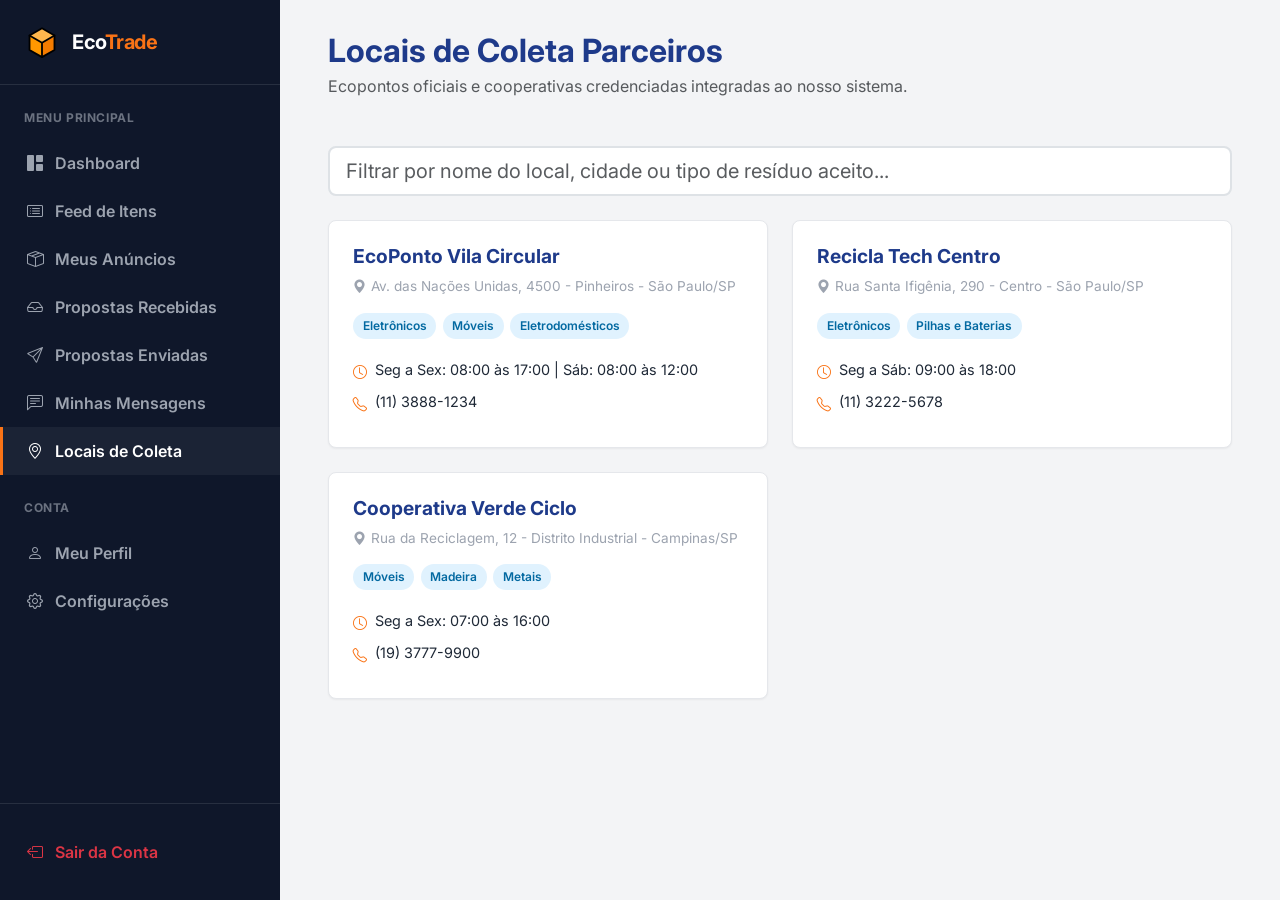
<file: pages/coleta-partners.html>
<!DOCTYPE html>
<html lang="pt-BR">
<head>
    <meta charset="UTF-8">
    <meta name="viewport" content="width=device-width, initial-scale=1.0">
    <title>Locais de Coleta Parceiros - EcoTrade</title>

    <link rel="preconnect" href="https://fonts.googleapis.com">
    <link rel="preconnect" href="https://fonts.gstatic.com" crossorigin>
    <link href="https://fonts.googleapis.com/css2?family=Inter:wght@300;400;600;700&display=swap" rel="stylesheet">

    <link href="https://cdn.jsdelivr.net/npm/bootstrap@5.3.2/dist/css/bootstrap.min.css" rel="stylesheet">
    <link href="https://cdn.jsdelivr.net/npm/bootstrap-icons@1.11.1/font/bootstrap-icons.css" rel="stylesheet">

    <link rel="stylesheet" href="../assets/css/base/variables.css">
    <link rel="stylesheet" href="../assets/css/base/reset.css">
    <link rel="stylesheet" href="../assets/css/components/brand.css">
    <link rel="stylesheet" href="../assets/css/components/notifications.css">
    <link rel="stylesheet" href="../assets/css/pages/dashboard.css">
    <link rel="stylesheet" href="../assets/css/pages/coleta-partners.css">
</head>
<body>

    <div class="dashboard-wrapper">
        
        <aside class="sidebar">
            <a href="../index.html" class="sidebar-brand">
                <img src="../assets/img/box-logo.svg" alt="Logo EcoTrade" width="36" height="36">
                <span class="brand-text-wrapper fs-5">
                    <span class="brand-eco">Eco</span><span class="brand-trade">Trade</span>
                </span>
            </a>

            <nav class="sidebar-nav">
                <div class="sidebar-heading">Menu Principal</div>
                <a href="./dashboard.html" class="sidebar-link">
                    <i class="bi bi-grid-1x2-fill"></i> Dashboard
                </a>
                <a href="./items.html" class="sidebar-link">
                    <i class="bi bi-card-list"></i> Feed de Itens
                </a>
                <a href="./my-ads.html" class="sidebar-link">
                    <i class="bi bi-box-seam"></i> Meus Anúncios
                </a>
                <a href="./proposals-received.html" class="sidebar-link">
                    <i class="bi bi-inbox"></i> Propostas Recebidas
                </a>
                <a href="./proposals-sent.html" class="sidebar-link">
                    <i class="bi bi-send"></i> Propostas Enviadas
                </a>
                <a href="./messages.html" class="sidebar-link">
                    <i class="bi bi-chat-left-text"></i> Minhas Mensagens
                </a>
                <a href="./coleta-partners.html" class="sidebar-link active">
                    <i class="bi bi-geo-alt"></i> Locais de Coleta
                </a>
                
                <div class="sidebar-heading mt-4">Conta</div>
                <a href="./profile.html" class="sidebar-link">
                    <i class="bi bi-person"></i> Meu Perfil
                </a>
                <a href="./settings.html" class="sidebar-link">
                    <i class="bi bi-gear"></i> Configurações
                </a>
            </nav>

            <div class="sidebar-footer">
                <a href="#" id="sidebar-logout" class="sidebar-link px-0 text-danger">
                    <i class="bi bi-box-arrow-left"></i> Sair da Conta
                </a>
            </div>
        </aside>

        <main class="main-content">
            <div class="topbar">
                <div>
                    <h2 class="fw-bold mb-1" style="color: var(--color-primary);">Locais de Coleta Parceiros</h2>
                    <p class="text-muted mb-0">Ecopontos oficiais e cooperativas credenciadas integradas ao nosso sistema.</p>
                </div>
            </div>

            <div class="mb-4">
                <input type="text" id="partner-search-input" class="form-control form-control-lg border-2 shadow-none" placeholder="Filtrar por nome do local, cidade ou tipo de resíduo aceito...">
            </div>

            <div id="partner-grid-container" class="partner-grid"></div>

        </main>
    </div>

    <script src="https://cdn.jsdelivr.net/npm/bootstrap@5.3.2/dist/js/bootstrap.bundle.min.js"></script>
    <script type="module" src="../js/coleta-partners.js"></script>
</body>
</html>
</file>
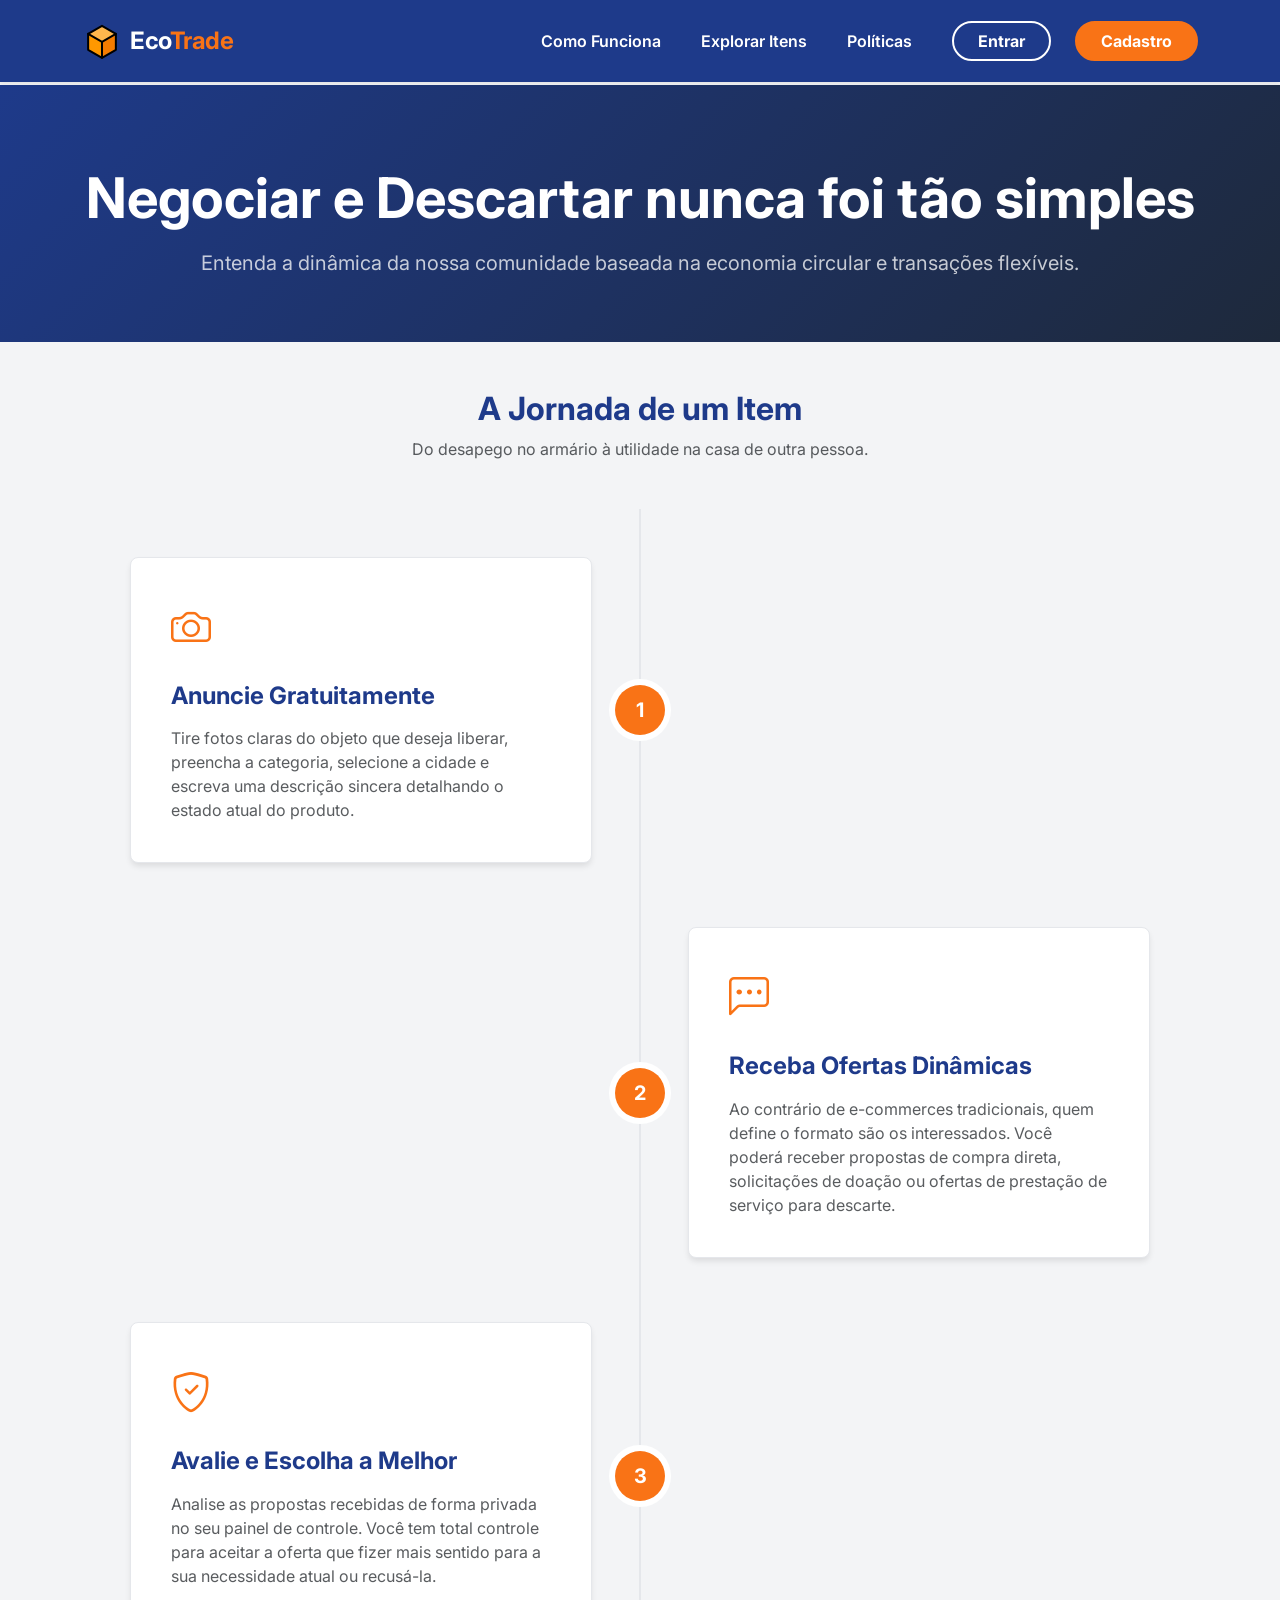
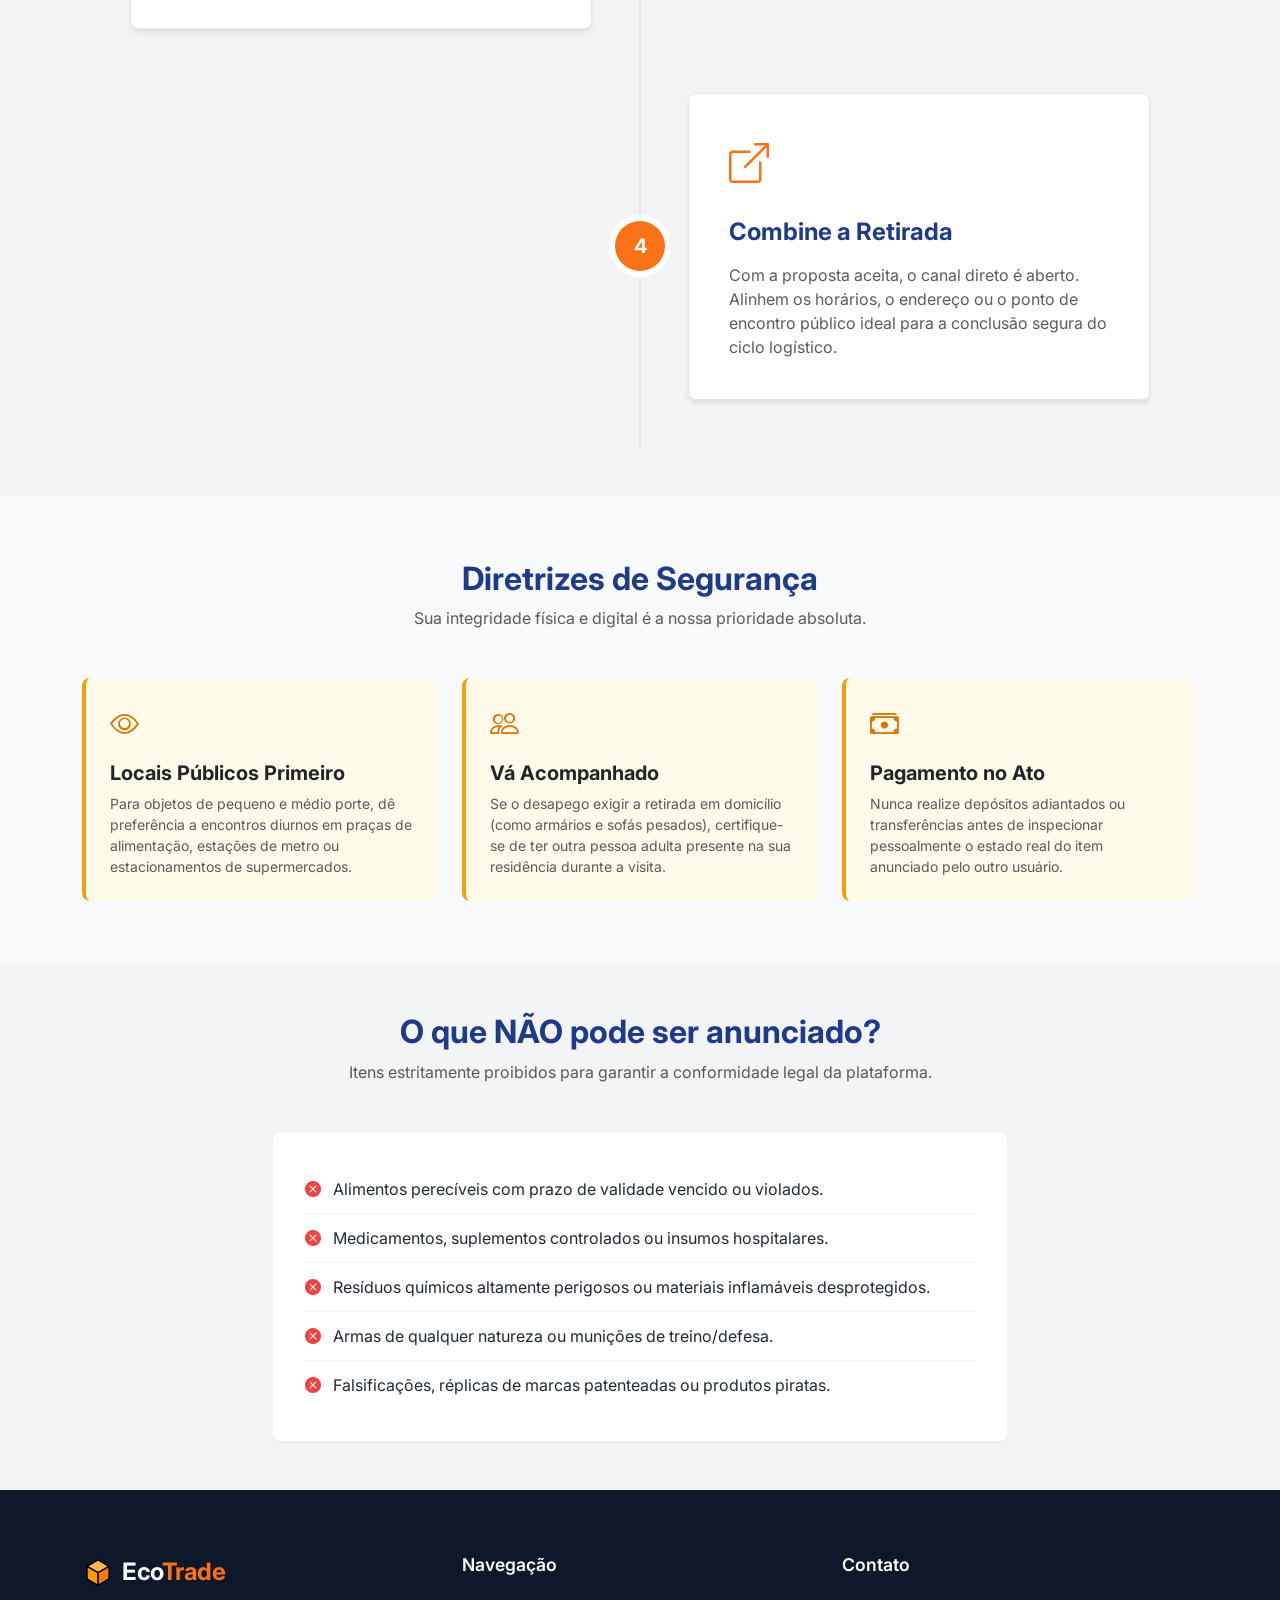
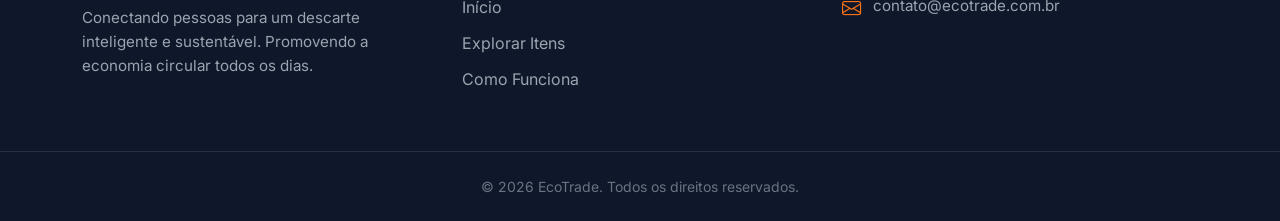
<file: pages/how-it-works.html>
<!DOCTYPE html>
<html lang="pt-BR">
<head>
    <meta charset="UTF-8">
    <meta name="viewport" content="width=device-width, initial-scale=1.0">
    <title>Como Funciona - EcoTrade</title>

    <link rel="preconnect" href="https://fonts.googleapis.com">
    <link rel="preconnect" href="https://fonts.gstatic.com" crossorigin>
    <link href="https://fonts.googleapis.com/css2?family=Inter:wght@300;400;600;700&display=swap" rel="stylesheet">

    <link href="https://cdn.jsdelivr.net/npm/bootstrap@5.3.2/dist/css/bootstrap.min.css" rel="stylesheet">
    <link href="https://cdn.jsdelivr.net/npm/bootstrap-icons@1.11.1/font/bootstrap-icons.css" rel="stylesheet">

    <link rel="stylesheet" href="../assets/css/base/variables.css">
    <link rel="stylesheet" href="../assets/css/base/reset.css">
    <link rel="stylesheet" href="../assets/css/layout/navbar.css">
    <link rel="stylesheet" href="../assets/css/layout/footer.css">
    
    <link rel="stylesheet" href="../assets/css/components/brand.css">
    <link rel="stylesheet" href="../assets/css/pages/how-it-works.css">
</head>
<body style="padding-top: 85px;">

    <nav class="navbar navbar-expand-lg navbar-custom py-3 shadow-sm fixed-top">
        <div class="container">
            <a class="navbar-brand d-flex align-items-center gap-2" href="../index.html">
                <img src="../assets/img/box-logo.svg" alt="Logo EcoTrade" width="40" height="40">
                <span class="brand-text-wrapper fs-4">
                    <span class="brand-eco">Eco</span><span class="brand-trade">Trade</span>
                </span>
            </a>
            
            <button class="navbar-toggler border-0 shadow-none" type="button" data-bs-toggle="collapse" data-bs-target="#navbarNav" aria-expanded="false" aria-label="Alternar navegação">
                <i class="bi bi-list fs-2 text-white"></i>
            </button>
            
            <div class="collapse navbar-collapse" id="navbarNav">
                <ul class="navbar-nav ms-auto gap-3 mt-3 mt-lg-0" id="navbar-menu"></ul>
            </div>
        </div>
    </nav>

    <header class="how-hero">
        <div class="container">
            <h1 class="display-4 fw-bold mb-3">Negociar e Descartar nunca foi tão simples</h1>
            <p class="fs-5 opacity-75 max-width-600 mx-auto mb-0">Entenda a dinâmica da nossa comunidade baseada na economia circular e transações flexíveis.</p>
        </div>
    </header>

    <section class="container py-5">
        <div class="text-center mb-5">
            <h2 class="fw-bold" style="color: var(--color-primary);">A Jornada de um Item</h2>
            <p class="text-muted">Do desapego no armário à utilidade na casa de outra pessoa.</p>
        </div>

        <div class="step-timeline">
            
            <div class="timeline-row">
                <div class="timeline-number">1</div>
                <div class="timeline-col">
                    <div class="step-card-box">
                        <div class="step-icon-ui"><i class="bi bi-camera"></i></div>
                        <h4 class="fw-bold mb-3" style="color: var(--color-primary);">Anuncie Gratuitamente</h4>
                        <p class="text-muted mb-0">Tire fotos claras do objeto que deseja liberar, preencha a categoria, selecione a cidade e escreva uma descrição sincera detalhando o estado atual do produto.</p>
                    </div>
                </div>
                <div class="timeline-col d-none d-lg-block"></div>
            </div>

            <div class="timeline-row">
                <div class="timeline-number">2</div>
                <div class="timeline-col">
                    <div class="step-card-box">
                        <div class="step-icon-ui"><i class="bi bi-chat-left-dots"></i></div>
                        <h4 class="fw-bold mb-3" style="color: var(--color-primary);">Receba Ofertas Dinâmicas</h4>
                        <p class="text-muted mb-0">Ao contrário de e-commerces tradicionais, quem define o formato são os interessados. Você poderá receber propostas de compra direta, solicitações de doação ou ofertas de prestação de serviço para descarte.</p>
                    </div>
                </div>
                <div class="timeline-col d-none d-lg-block"></div>
            </div>

            <div class="timeline-row">
                <div class="timeline-number">3</div>
                <div class="timeline-col">
                    <div class="step-card-box">
                        <div class="step-icon-ui"><i class="bi bi-shield-check"></i></div>
                        <h4 class="fw-bold mb-3" style="color: var(--color-primary);">Avalie e Escolha a Melhor</h4>
                        <p class="text-muted mb-0">Analise as propostas recebidas de forma privada no seu painel de controle. Você tem total controle para aceitar a oferta que fizer mais sentido para a sua necessidade atual ou recusá-la.</p>
                    </div>
                </div>
                <div class="timeline-col d-none d-lg-block"></div>
            </div>

            <div class="timeline-row">
                <div class="timeline-number">4</div>
                <div class="timeline-col">
                    <div class="step-card-box">
                        <div class="step-icon-ui"><i class="bi bi-box-arrow-up-right"></i></div>
                        <h4 class="fw-bold mb-3" style="color: var(--color-primary);">Combine a Retirada</h4>
                        <p class="text-muted mb-0">Com a proposta aceita, o canal direto é aberto. Alinhem os horários, o endereço ou o ponto de encontro público ideal para a conclusão segura do ciclo logístico.</p>
                    </div>
                </div>
                <div class="timeline-col d-none d-lg-block"></div>
            </div>

        </div>
    </section>

    <section class="bg-light py-5">
        <div class="container py-3">
            <div class="text-center mb-5">
                <h2 class="fw-bold" style="color: var(--color-primary);">Diretrizes de Segurança</h2>
                <p class="text-muted">Sua integridade física e digital é a nossa prioridade absoluta.</p>
            </div>

            <div class="row g-4">
                <div class="col-12 col-md-4">
                    <div class="safety-card">
                        <div class="safety-icon"><i class="bi bi-eye"></i></div>
                        <h5 class="fw-bold text-dark mb-2">Locais Públicos Primeiro</h5>
                        <p class="text-muted small mb-0">Para objetos de pequeno e médio porte, dê preferência a encontros diurnos em praças de alimentação, estações de metro ou estacionamentos de supermercados.</p>
                    </div>
                </div>

                <div class="col-12 col-md-4">
                    <div class="safety-card">
                        <div class="safety-icon"><i class="bi bi-people"></i></div>
                        <h5 class="fw-bold text-dark mb-2">Vá Acompanhado</h5>
                        <p class="text-muted small mb-0">Se o desapego exigir a retirada em domicílio (como armários e sofás pesados), certifique-se de ter outra pessoa adulta presente na sua residência durante a visita.</p>
                    </div>
                </div>

                <div class="col-12 col-md-4">
                    <div class="safety-card">
                        <div class="safety-icon"><i class="bi bi-cash-stack"></i></div>
                        <h5 class="fw-bold text-dark mb-2">Pagamento no Ato</h5>
                        <p class="text-muted small mb-0">Nunca realize depósitos adiantados ou transferências antes de inspecionar pessoalmente o estado real do item anunciado pelo outro usuário.</p>
                    </div>
                </div>
            </div>
        </div>
    </section>

    <section class="container py-5">
        <div class="text-center mb-5">
            <h2 class="fw-bold" style="color: var(--color-primary);">O que NÃO pode ser anunciado?</h2>
            <p class="text-muted">Itens estritamente proibidos para garantir a conformidade legal da plataforma.</p>
        </div>

        <div class="row justify-content-center">
            <div class="col-lg-8">
                <div class="prohibited-card">
                    <ul class="prohibited-list">
                        <li><i class="bi bi-x-circle-fill"></i> Alimentos perecíveis com prazo de validade vencido ou violados.</li>
                        <li><i class="bi bi-x-circle-fill"></i> Medicamentos, suplementos controlados ou insumos hospitalares.</li>
                        <li><i class="bi bi-x-circle-fill"></i> Resíduos químicos altamente perigosos ou materiais inflamáveis desprotegidos.</li>
                        <li><i class="bi bi-x-circle-fill"></i> Armas de qualquer natureza ou munições de treino/defesa.</li>
                        <li><i class="bi bi-x-circle-fill"></i> Falsificações, réplicas de marcas patenteadas ou produtos piratas.</li>
                    </ul>
                </div>
            </div>
        </div>
    </section>

    <footer class="footer-section">
        <div class="container">
            <div class="row g-4">
                <div class="col-12 col-lg-4">
                    <a href="../index.html" class="footer-brand text-decoration-none d-flex align-items-center gap-2">
                        <img src="../assets/img/box-logo.svg" alt="Logo EcoTrade" width="32" height="32">
                        <span class="brand-text-wrapper">
                            <span class="brand-eco">Eco</span><span class="brand-trade">Trade</span>
                        </span>
                    </a>
                    <p class="footer-description mt-3 pe-lg-4">Conectando pessoas para um descarte inteligente e sustentável. Promovendo a economia circular todos os dias.</p>
                </div>
                <div class="col-12 col-sm-6 col-lg-4">
                    <h4 class="footer-heading">Navegação</h4>
                    <nav class="d-flex flex-column">
                        <a href="../index.html" class="footer-link">Início</a>
                        <a href="./items.html" class="footer-link">Explorar Itens</a>
                        <a href="./how-it-works.html" class="footer-link">Como Funciona</a>
                    </nav>
                </div>
                <div class="col-12 col-sm-6 col-lg-4">
                    <h4 class="footer-heading">Contato</h4>
                    <div class="footer-contact-item">
                        <i class="bi bi-envelope"></i>
                        <span>contato@ecotrade.com.br</span>
                    </div>
                </div>
            </div>
        </div>
        <div class="footer-bottom">
            <div class="container text-center">
                <p class="mb-0">&copy; 2026 EcoTrade. Todos os direitos reservados.</p>
            </div>
        </div>
    </footer>

    <script src="https://cdn.jsdelivr.net/npm/bootstrap@5.3.2/dist/js/bootstrap.bundle.min.js"></script>
    <script type="module" src="../js/navbar.js"></script>
</body>
</html>
</file>
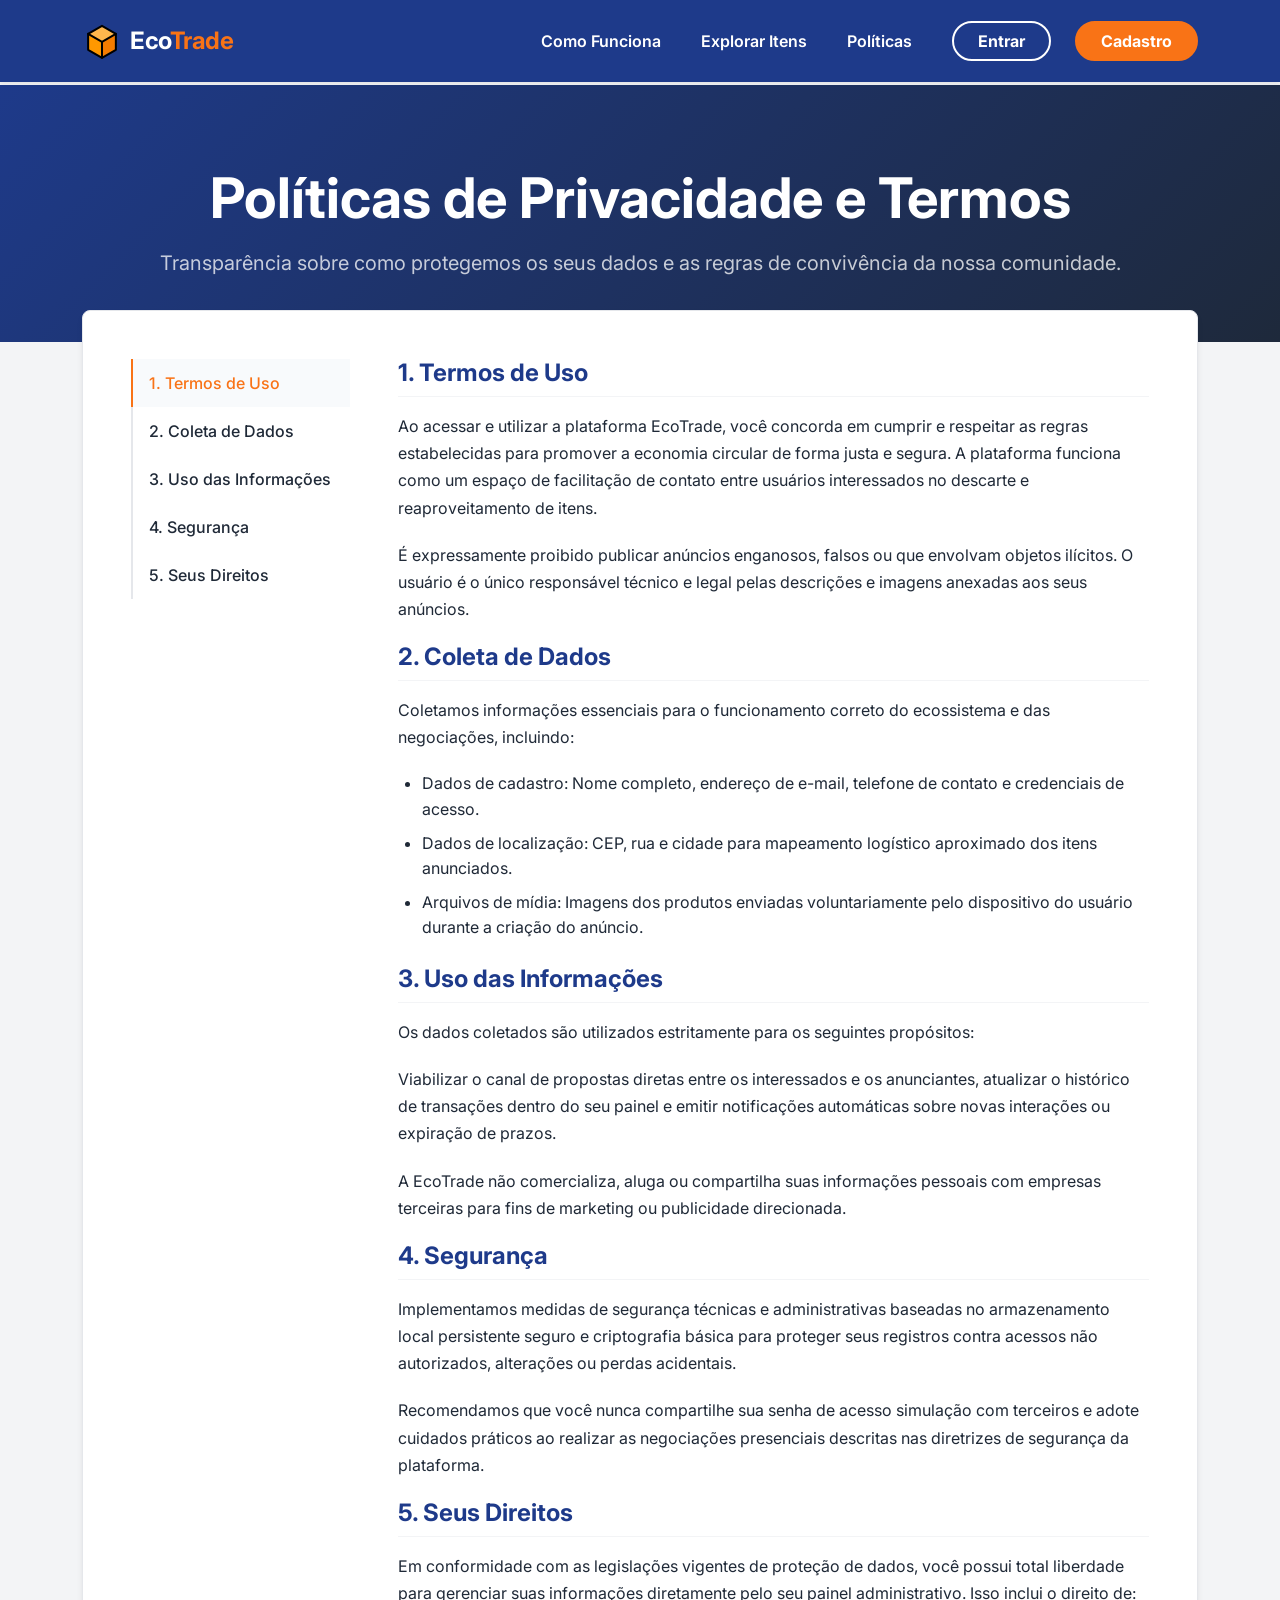
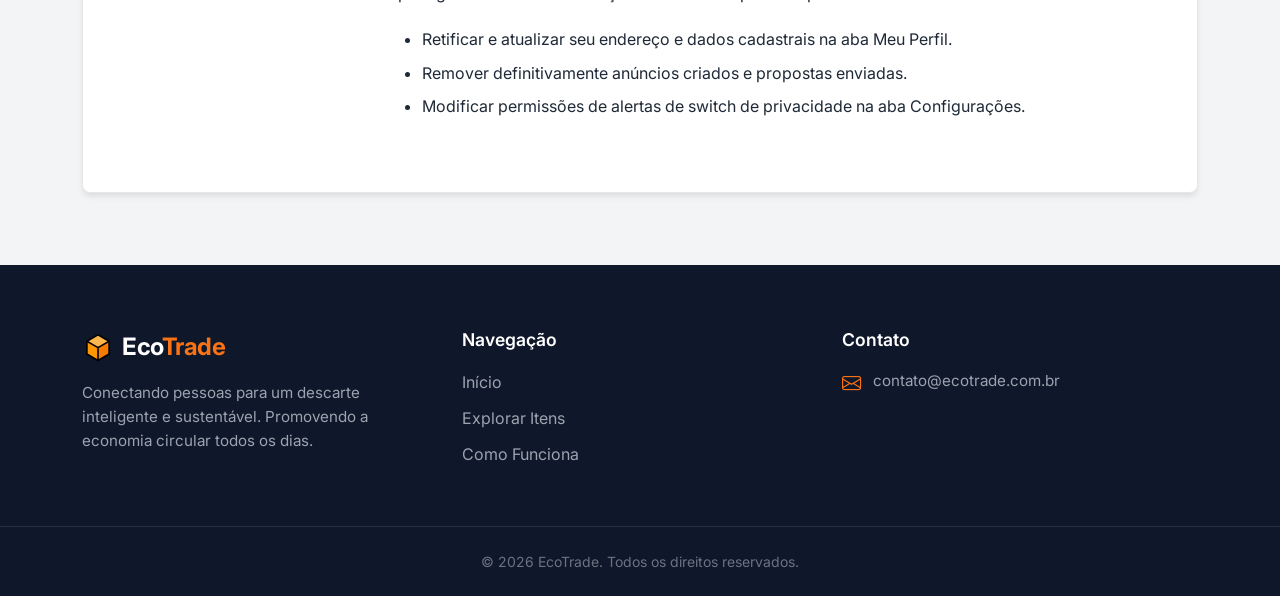
<file: pages/privacy-policy.html>
<!DOCTYPE html>
<html lang="pt-BR">
<head>
    <meta charset="UTF-8">
    <meta name="viewport" content="width=device-width, initial-scale=1.0">
    <title>Políticas de Privacidade - EcoTrade</title>

    <link rel="preconnect" href="https://fonts.googleapis.com">
    <link rel="preconnect" href="https://fonts.gstatic.com" crossorigin>
    <link href="https://fonts.googleapis.com/css2?family=Inter:wght@300;400;600;700&display=swap" rel="stylesheet">

    <link href="https://cdn.jsdelivr.net/npm/bootstrap@5.3.2/dist/css/bootstrap.min.css" rel="stylesheet">
    <link href="https://cdn.jsdelivr.net/npm/bootstrap-icons@1.11.1/font/bootstrap-icons.css" rel="stylesheet">

    <link rel="stylesheet" href="../assets/css/base/variables.css">
    <link rel="stylesheet" href="../assets/css/base/reset.css">
    <link rel="stylesheet" href="../assets/css/layout/navbar.css">
    <link rel="stylesheet" href="../assets/css/layout/footer.css">
    
    <link rel="stylesheet" href="../assets/css/components/brand.css">
    <link rel="stylesheet" href="../assets/css/pages/privacy-policy.css">
</head>
<body style="padding-top: 85px;">

    <nav class="navbar navbar-expand-lg navbar-custom py-3 shadow-sm fixed-top">
        <div class="container">
            <a class="navbar-brand d-flex align-items-center gap-2" href="../index.html">
                <img src="../assets/img/box-logo.svg" alt="Logo EcoTrade" width="40" height="40">
                <span class="brand-text-wrapper fs-4">
                    <span class="brand-eco">Eco</span><span class="brand-trade">Trade</span>
                </span>
            </a>
            
            <button class="navbar-toggler border-0 shadow-none" type="button" data-bs-toggle="collapse" data-bs-target="#navbarNav" aria-expanded="false" aria-label="Alternar navegação">
                <i class="bi bi-list fs-2 text-white"></i>
            </button>
            
            <div class="collapse navbar-collapse" id="navbarNav">
                <ul class="navbar-nav ms-auto gap-3 mt-3 mt-lg-0" id="navbar-menu"></ul>
            </div>
        </div>
    </nav>

    <header class="policy-hero">
        <div class="container">
            <h1 class="display-4 fw-bold mb-3">Políticas de Privacidade e Termos</h1>
            <p class="fs-5 opacity-75 max-width-600 mx-auto mb-0">Transparência sobre como protegemos os seus dados e as regras de convivência da nossa comunidade.</p>
        </div>
    </header>

    <main class="container mb-5 pb-4">
        <div class="policy-container">
            <div class="row g-5">
                
                <div class="col-lg-3 d-none d-lg-block">
                    <nav class="policy-nav-sticky">
                        <a href="#termos-uso" class="policy-nav-link active">1. Termos de Uso</a>
                        <a href="#coleta-dados" class="policy-nav-link">2. Coleta de Dados</a>
                        <a href="#uso-dados" class="policy-nav-link">3. Uso das Informações</a>
                        <a href="#seguranca" class="policy-nav-link">4. Segurança</a>
                        <a href="#direitos" class="policy-nav-link">5. Seus Direitos</a>
                    </nav>
                </div>

                <div class="col-lg-9 policy-content-text">
                    
                    <section id="termos-uso">
                        <h2>1. Termos de Uso</h2>
                        <p>Ao acessar e utilizar a plataforma EcoTrade, você concorda em cumprir e respeitar as regras estabelecidas para promover a economia circular de forma justa e segura. A plataforma funciona como um espaço de facilitação de contato entre usuários interessados no descarte e reaproveitamento de itens.</p>
                        <p>É expressamente proibido publicar anúncios enganosos, falsos ou que envolvam objetos ilícitos. O usuário é o único responsável técnico e legal pelas descrições e imagens anexadas aos seus anúncios.</p>
                    </section>

                    <section id="coleta-dados">
                        <h2>2. Coleta de Dados</h2>
                        <p>Coletamos informações essenciais para o funcionamento correto do ecossistema e das negociações, incluindo:</p>
                        <ul>
                            <li>Dados de cadastro: Nome completo, endereço de e-mail, telefone de contato e credenciais de acesso.</li>
                            <li>Dados de localização: CEP, rua e cidade para mapeamento logístico aproximado dos itens anunciados.</li>
                            <li>Arquivos de mídia: Imagens dos produtos enviadas voluntariamente pelo dispositivo do usuário durante a criação do anúncio.</li>
                        </ul>
                    </section>

                    <section id="uso-dados">
                        <h2>3. Uso das Informações</h2>
                        <p>Os dados coletados são utilizados estritamente para os seguintes propósitos:</p>
                        <p>Viabilizar o canal de propostas diretas entre os interessados e os anunciantes, atualizar o histórico de transações dentro do seu painel e emitir notificações automáticas sobre novas interações ou expiração de prazos.</p>
                        <p>A EcoTrade não comercializa, aluga ou compartilha suas informações pessoais com empresas terceiras para fins de marketing ou publicidade direcionada.</p>
                    </section>

                    <section id="seguranca">
                        <h2>4. Segurança</h2>
                        <p>Implementamos medidas de segurança técnicas e administrativas baseadas no armazenamento local persistente seguro e criptografia básica para proteger seus registros contra acessos não autorizados, alterações ou perdas acidentais.</p>
                        <p>Recomendamos que você nunca compartilhe sua senha de acesso simulação com terceiros e adote cuidados práticos ao realizar as negociações presenciais descritas nas diretrizes de segurança da plataforma.</p>
                    </section>

                    <section id="direitos">
                        <h2>5. Seus Direitos</h2>
                        <p>Em conformidade com as legislações vigentes de proteção de dados, você possui total liberdade para gerenciar suas informações diretamente pelo seu painel administrativo. Isso inclui o direito de:</p>
                        <ul>
                            <li>Retificar e atualizar seu endereço e dados cadastrais na aba Meu Perfil.</li>
                            <li>Remover definitivamente anúncios criados e propostas enviadas.</li>
                            <li>Modificar permissões de alertas de switch de privacidade na aba Configurações.</li>
                        </ul>
                    </section>

                </div>

            </div>
        </div>
    </main>

    <footer class="footer-section">
        <div class="container">
            <div class="row g-4">
                <div class="col-12 col-lg-4">
                    <a href="../index.html" class="footer-brand text-decoration-none d-flex align-items-center gap-2">
                        <img src="../assets/img/box-logo.svg" alt="Logo EcoTrade" width="32" height="32">
                        <span class="brand-text-wrapper">
                            <span class="brand-eco">Eco</span><span class="brand-trade">Trade</span>
                        </span>
                    </a>
                    <p class="footer-description mt-3 pe-lg-4">Conectando pessoas para um descarte inteligente e sustentável. Promovendo a economia circular todos os dias.</p>
                </div>
                <div class="col-12 col-sm-6 col-lg-4">
                    <h4 class="footer-heading">Navegação</h4>
                    <nav class="d-flex flex-column">
                        <a href="../index.html" class="footer-link">Início</a>
                        <a href="./items.html" class="footer-link">Explorar Itens</a>
                        <a href="./how-it-works.html" class="footer-link">Como Funciona</a>
                    </nav>
                </div>
                <div class="col-12 col-sm-6 col-lg-4">
                    <h4 class="footer-heading">Contato</h4>
                    <div class="footer-contact-item">
                        <i class="bi bi-envelope"></i>
                        <span>contato@ecotrade.com.br</span>
                    </div>
                </div>
            </div>
        </div>
        <div class="footer-bottom">
            <div class="container text-center">
                <p class="mb-0">&copy; 2026 EcoTrade. Todos os direitos reservados.</p>
            </div>
        </div>
    </footer>

    <script src="https://cdn.jsdelivr.net/npm/bootstrap@5.3.2/dist/js/bootstrap.bundle.min.js"></script>
    <script type="module" src="../js/navbar.js"></script>
</body>
</html>
</file>
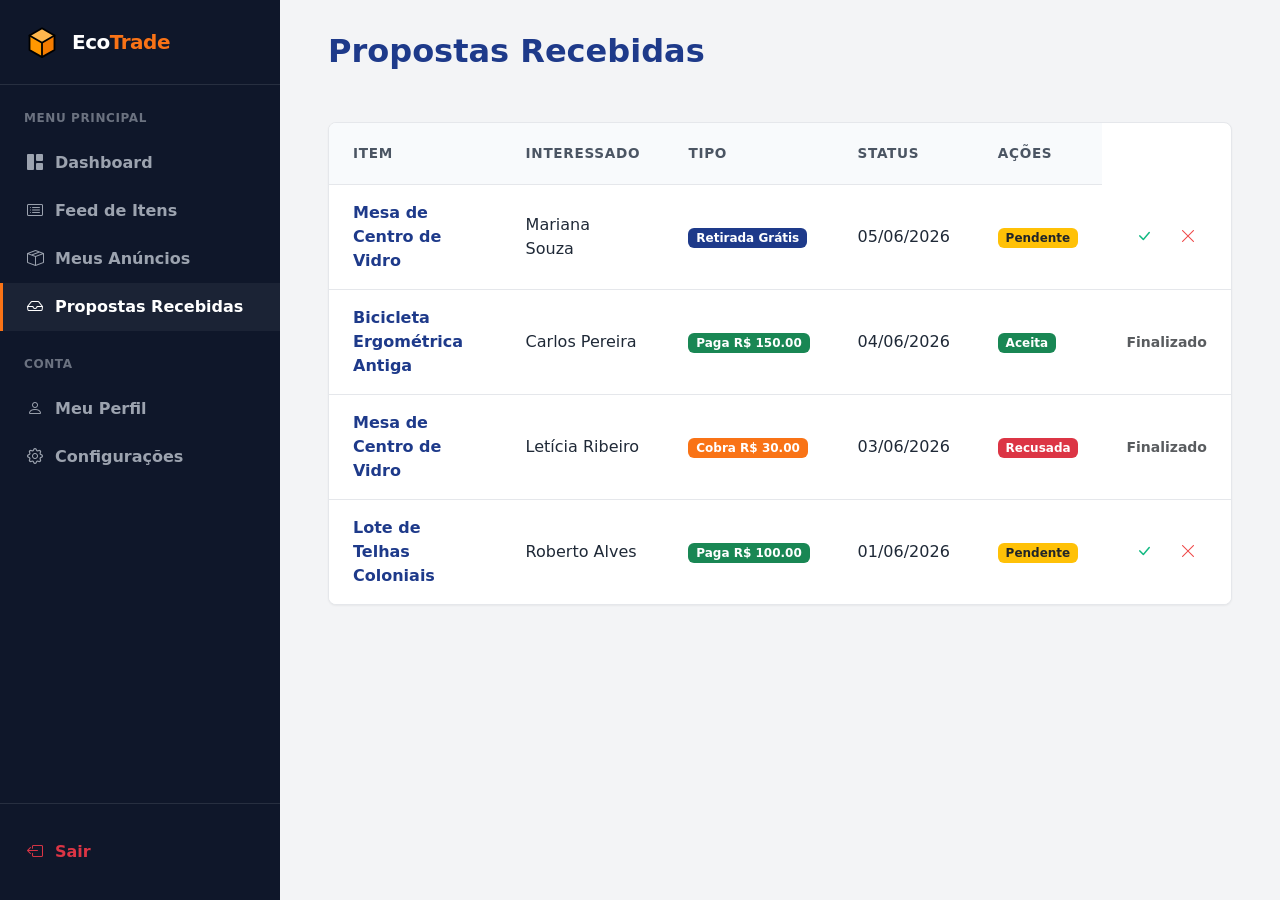
<file: pages/proposals-received.html>
<!DOCTYPE html>
<html lang="pt-BR">
<head>
    <meta charset="UTF-8">
    <meta name="viewport" content="width=device-width, initial-scale=1.0">
    <title>Propostas Recebidas - EcoTrade</title>

    <link href="https://cdn.jsdelivr.net/npm/bootstrap@5.3.2/dist/css/bootstrap.min.css" rel="stylesheet">
    <link href="https://cdn.jsdelivr.net/npm/bootstrap-icons@1.11.1/font/bootstrap-icons.css" rel="stylesheet">

    <link rel="stylesheet" href="../assets/css/base/variables.css">
    <link rel="stylesheet" href="../assets/css/base/reset.css">
    <link rel="stylesheet" href="../assets/css/components/brand.css">
    <link rel="stylesheet" href="../assets/css/pages/dashboard.css">
    <link rel="stylesheet" href="../assets/css/pages/my-ads.css">
</head>
<body>
    <div class="dashboard-wrapper">
        <aside class="sidebar">
            <a href="../index.html" class="sidebar-brand">
                <img src="../assets/img/box-logo.svg" alt="Logo EcoTrade" width="36" height="36">
                <span class="brand-text-wrapper fs-5">
                    <span class="brand-eco">Eco</span><span class="brand-trade">Trade</span>
                </span>
            </a>
            <nav class="sidebar-nav">
                <div class="sidebar-heading">Menu Principal</div>
                <a href="./dashboard.html" class="sidebar-link"><i class="bi bi-grid-1x2-fill"></i> Dashboard</a>
                <a href="./items.html" class="sidebar-link"><i class="bi bi-card-list"></i> Feed de Itens</a>
                <a href="./my-ads.html" class="sidebar-link"><i class="bi bi-box-seam"></i> Meus Anúncios</a>
                <a href="./proposals-received.html" class="sidebar-link active"><i class="bi bi-inbox"></i> Propostas Recebidas</a>
                <div class="sidebar-heading mt-4">Conta</div>
                <a href="./profile.html" class="sidebar-link"><i class="bi bi-person"></i> Meu Perfil</a>
                <a href="./settings.html" class="sidebar-link"><i class="bi bi-gear"></i> Configurações</a>
            </nav>
            <div class="sidebar-footer">
                <a href="#" id="sidebar-logout" class="sidebar-link px-0 text-danger"><i class="bi bi-box-arrow-left"></i> Sair</a>
            </div>
        </aside>

        <main class="main-content">
            <div class="topbar">
                <div>
                    <h2 class="fw-bold mb-1" style="color: var(--color-primary);">Propostas Recebidas</h2>
                </div>
            </div>
            <div class="data-table-container">
                <table class="table table-custom table-ads">
                    <thead>
                        <tr>
                            <th>Item</th>
                            <th>Interessado</th>
                            <th>Tipo</th>
                            <th>Status</th>
                            <th>Ações</th>
                        </tr>
                    </thead>
                    <tbody id="proposals-received-tbody"></tbody>
                </table>
            </div>
        </main>
    </div>
    <script src="https://cdn.jsdelivr.net/npm/bootstrap@5.3.2/dist/js/bootstrap.bundle.min.js"></script>
    <script type="module" src="../js/proposals-received.js"></script>
</body>
</html>
</file>
<file: assets/css/base/variables.css>
:root {
  /* Cores Principais */
  --color-primary: #1E3A8A; /* Azul Marinho */
  --color-secondary: #F97316; /* Laranja */
  
  /* Tons Neutros */
  --color-white: #FFFFFF;
  --color-bg-light: #F3F4F6; /* Cinza claro */
  --color-gray-medium: #9CA3AF;
  --color-text-dark: #1F2937; /* Cinza escuro para textos */

  --font-family-base: 'Inter', system-ui, -apple-system, sans-serif;
  
  /* Sombras e Bordas */
  --shadow-sm: 0 1px 2px 0 rgba(0, 0, 0, 0.05);
  --shadow-md: 0 4px 6px -1px rgba(0, 0, 0, 0.1);
  --border-radius: 8px;
  
  /* Transições */
  --transition-fast: 0.2s ease-in-out;
}
</file>
<file: assets/css/components/brand.css>
.brand-text-wrapper {
    white-space: nowrap;
    font-weight: 700;
    letter-spacing: -0.5px;
    text-decoration: none;
}

.brand-text-wrapper .brand-eco {
    color: var(--color-white);
}

.brand-text-wrapper .brand-trade {
    color: var(--color-secondary);
}
</file>
<file: assets/css/components/notifications.css>
.notifications-dropdown {
    width: 320px;
    padding: 0;
    border: none;
    border-radius: var(--border-radius);
    box-shadow: var(--shadow-md);
    overflow: hidden;
    margin-top: 10px !important;
}

.notifications-header {
    padding: 1rem;
    background-color: #F8FAFC;
    border-bottom: 1px solid #E5E7EB;
    display: flex;
    justify-content: space-between;
    align-items: center;
}

.notifications-header h6 {
    margin: 0;
    font-weight: 700;
    color: var(--color-primary);
}

.btn-mark-read {
    font-size: 0.75rem;
    color: var(--color-secondary);
    background: none;
    border: none;
    padding: 0;
    font-weight: 600;
}

.btn-mark-read:hover {
    text-decoration: underline;
}

.notifications-body {
    max-height: 350px;
    overflow-y: auto;
}

.notification-item {
    padding: 1rem;
    border-bottom: 1px solid #E5E7EB;
    display: flex;
    gap: 1rem;
    text-decoration: none;
    transition: background-color 0.2s;
    cursor: pointer;
}

.notification-item:last-child {
    border-bottom: none;
}

.notification-item:hover {
    background-color: #F8FAFC;
}

.notification-item.unread {
    background-color: rgba(249, 115, 22, 0.05);
}

.notification-icon {
    width: 36px;
    height: 36px;
    border-radius: 50%;
    display: flex;
    align-items: center;
    justify-content: center;
    flex-shrink: 0;
    font-size: 1.1rem;
}

.icon-success { background-color: #D1FAE5; color: #10B981; }
.icon-info { background-color: #DBEAFE; color: #3B82F6; }
.icon-warning { background-color: #FEF3C7; color: #F59E0B; }

.notification-content p {
    margin: 0 0 0.25rem 0;
    font-size: 0.9rem;
    color: var(--color-text-dark);
    line-height: 1.3;
}

.notification-content span {
    font-size: 0.75rem;
    color: var(--color-gray-medium);
}

.notifications-footer {
    padding: 0.75rem;
    text-align: center;
    border-top: 1px solid #E5E7EB;
    background-color: #F8FAFC;
}

.notifications-footer a {
    font-size: 0.85rem;
    font-weight: 600;
    color: var(--color-primary);
    text-decoration: none;
}
</file>
<file: assets/css/pages/dashboard.css>
.dashboard-wrapper {
    display: flex;
    min-height: 100vh;
    background-color: var(--color-bg-light);
}

.sidebar {
    width: 280px;
    background-color: #0F172A;
    color: var(--color-white);
    flex-shrink: 0;
    display: flex;
    flex-direction: column;
    transition: all 0.3s ease;
}

.sidebar-brand {
    padding: 1.5rem;
    display: flex;
    align-items: center;
    gap: 0.75rem;
    border-bottom: 1px solid rgba(255, 255, 255, 0.1);
    text-decoration: none;
}

.sidebar-nav {
    padding: 1.5rem 0;
    flex-grow: 1;
}

.sidebar-heading {
    color: #6B7280;
    font-size: 0.75rem;
    font-weight: 700;
    text-transform: uppercase;
    letter-spacing: 0.05em;
    padding: 0 1.5rem;
    margin-bottom: 0.75rem;
}

.sidebar-link {
    display: flex;
    align-items: center;
    gap: 0.75rem;
    padding: 0.75rem 1.5rem;
    color: #9CA3AF;
    text-decoration: none;
    transition: all 0.2s ease;
    border-left: 3px solid transparent;
    font-weight: 600;
}

.sidebar-link:hover, .sidebar-link.active {
    color: var(--color-white);
    background-color: rgba(255, 255, 255, 0.05);
    border-left-color: var(--color-secondary);
}

.sidebar-footer {
    padding: 1.5rem;
    border-top: 1px solid rgba(255, 255, 255, 0.1);
}

.main-content {
    flex-grow: 1;
    padding: 2rem 3rem;
    overflow-y: auto;
}

.topbar {
    display: flex;
    justify-content: space-between;
    align-items: center;
    margin-bottom: 3rem;
}

.user-profile-menu {
    display: flex;
    align-items: center;
    gap: 1rem;
}

.user-avatar {
    width: 45px;
    height: 45px;
    border-radius: 50%;
    object-fit: cover;
    border: 2px solid var(--color-secondary);
}

.stat-card-dash {
    background: var(--color-white);
    padding: 1.5rem;
    border-radius: var(--border-radius);
    box-shadow: var(--shadow-sm);
    display: flex;
    align-items: center;
    gap: 1.25rem;
    border: 1px solid #E5E7EB;
    transition: all 0.3s ease;
}

.stat-card-dash:hover {
    transform: translateY(-3px);
    box-shadow: var(--shadow-md);
}

.stat-icon-dash {
    width: 60px;
    height: 60px;
    border-radius: 50%;
    display: flex;
    align-items: center;
    justify-content: center;
    font-size: 1.75rem;
    background-color: rgba(30, 58, 138, 0.08);
    color: var(--color-primary);
}

.stat-info-dash h3 {
    font-size: 1.75rem;
    font-weight: 700;
    color: var(--color-text-dark);
    margin: 0 0 0.25rem 0;
    line-height: 1;
}

.stat-info-dash p {
    margin: 0;
    color: var(--color-gray-medium);
    font-size: 0.9rem;
    font-weight: 600;
}

.data-table-container {
    background: var(--color-white);
    border-radius: var(--border-radius);
    box-shadow: var(--shadow-sm);
    border: 1px solid #E5E7EB;
    overflow-x: auto;
}

.table-custom {
    margin-bottom: 0;
    width: 100%;
}

.table-custom th {
    background-color: #F8FAFC;
    color: #4B5563;
    font-weight: 600;
    font-size: 0.85rem;
    text-transform: uppercase;
    letter-spacing: 0.05em;
    padding: 1.25rem 1.5rem;
    border-bottom: 1px solid #E5E7EB;
}

.table-custom td {
    padding: 1.25rem 1.5rem;
    vertical-align: middle;
    border-bottom: 1px solid #E5E7EB;
    color: var(--color-text-dark);
}

.table-custom tbody tr:last-child td {
    border-bottom: none;
}

.table-custom tbody tr {
    transition: background-color 0.2s ease;
}

.table-custom tbody tr:hover {
    background-color: #F8FAFC;
}

.btn-action-icon {
    width: 35px;
    height: 35px;
    border-radius: var(--border-radius);
    display: inline-flex;
    align-items: center;
    justify-content: center;
    border: 1px solid transparent;
    transition: all 0.2s ease;
    background: transparent;
}

.btn-view { color: var(--color-primary); border-color: rgba(30, 58, 138, 0.2); }
.btn-view:hover { background-color: var(--color-primary); color: white; }

.btn-accept { color: #10B981; border-color: rgba(16, 185, 129, 0.2); }
.btn-accept:hover { background-color: #10B981; color: white; }

.btn-reject { color: #EF4444; border-color: rgba(239, 68, 68, 0.2); }
.btn-reject:hover { background-color: #EF4444; color: white; }

@media (max-width: 992px) {
    .dashboard-wrapper {
        flex-direction: column;
    }
    .sidebar {
        width: 100%;
        height: auto;
    }
    .main-content {
        padding: 1.5rem;
    }
}
</file>
<file: assets/css/pages/coleta-partners.css>
.partner-grid {
    display: grid;
    grid-template-columns: repeat(auto-fill, minmax(320px, 1fr));
    gap: 1.5rem;
    margin-top: 1.5rem;
}

.partner-card {
    background: var(--color-white);
    border-radius: var(--border-radius);
    border: 1px solid #E5E7EB;
    box-shadow: var(--shadow-sm);
    padding: 1.5rem;
    transition: transform 0.2s, box-shadow 0.2s;
    display: flex;
    flex-direction: column;
    justify-content: space-between;
}

.partner-card:hover {
    transform: translateY(-3px);
    box-shadow: var(--shadow-md);
}

.partner-name {
    font-size: 1.2rem;
    font-weight: 700;
    color: var(--color-primary);
    margin-bottom: 0.5rem;
}

.partner-location {
    font-size: 0.85rem;
    color: var(--color-gray-medium);
    margin-bottom: 1rem;
    display: flex;
    align-items: center;
    gap: 0.25rem;
}

.partner-badge-container {
    display: flex;
    flex-wrap: wrap;
    gap: 0.4rem;
    margin-bottom: 1.25rem;
}

.partner-badge {
    font-size: 0.75rem;
    padding: 0.25rem 0.6rem;
    border-radius: 50px;
    background-color: #E0F2FE;
    color: #0369A1;
    font-weight: 600;
}

.partner-info-item {
    font-size: 0.9rem;
    color: var(--color-text-dark);
    margin-bottom: 0.5rem;
    display: flex;
    align-items: flex-start;
    gap: 0.5rem;
}

.partner-info-item i {
    color: var(--color-secondary);
    margin-top: 0.15rem;
}
</file>
<file: assets/css/layout/navbar.css>
.navbar-custom {
    background-color: var(--color-primary);
}

.navbar-custom .btn-custom-secondary {
    background-color: var(--color-secondary);
    color: var(--color-white);
    border: 2px solid var(--color-secondary);
    transition: all 0.3s ease; 
}

.navbar-custom .btn-custom-secondary:hover {
    filter: brightness(1.15);
    color: var(--color-white);
}

.navbar-custom .btn-outline-light {
    color: var(--color-white);
    border-color: var(--color-white);
    border-width: 2px;
    background-color: transparent;
    transition: all 0.3s ease;
}

.navbar-custom .btn-outline-light:hover {
    background-color: rgba(255, 255, 255, 0.1);
    color: var(--color-white);
    border-color: var(--color-white);
}
</file>
<file: assets/css/layout/footer.css>
.footer-section {
    background-color: #0F172A; 
    color: #E5E7EB;
    padding-top: 4rem;
}

.footer-section .footer-brand {
    font-size: 1.5rem;
    font-weight: 700;
    color: var(--color-white);
    text-decoration: none;
    display: inline-flex;
    align-items: center;
    gap: 0.5rem;
    margin-bottom: 1rem;
}

.footer-section .footer-brand:hover {
    color: var(--color-white);
}

.footer-section .footer-description {
    color: #9CA3AF;
    font-size: 0.95rem;
    line-height: 1.6;
}

.footer-section .footer-heading {
    color: var(--color-white);
    font-size: 1.1rem;
    font-weight: 600;
    margin-bottom: 1.25rem;
}

.footer-section .footer-link {
    color: #9CA3AF;
    text-decoration: none;
    transition: all 0.3s ease;
    display: inline-block;
    margin-bottom: 0.75rem;
}

.footer-section .footer-link:hover {
    color: var(--color-secondary);
    transform: translateX(5px); 
}

.footer-section .footer-contact-item {
    display: flex;
    align-items: flex-start;
    gap: 0.75rem;
    margin-bottom: 1rem;
    color: #9CA3AF;
    font-size: 0.95rem;
    line-height: 1.5;
}

.footer-section .footer-contact-item i {
    color: var(--color-secondary);
    font-size: 1.2rem;
}

.footer-section .social-links {
    display: flex;
    gap: 1rem;
    margin-top: 1.5rem;
}

.footer-section .social-link {
    width: 40px;
    height: 40px;
    border-radius: 50%;
    background-color: rgba(255, 255, 255, 0.05);
    display: flex;
    align-items: center;
    justify-content: center;
    color: var(--color-white);
    text-decoration: none;
    transition: all 0.3s ease;
}

.footer-section .social-link:hover {
    background-color: var(--color-secondary);
    color: var(--color-white);
    transform: translateY(-3px);
}

.footer-section .footer-bottom {
    border-top: 1px solid rgba(255, 255, 255, 0.1);
    padding: 1.5rem 0;
    margin-top: 3rem;
    font-size: 0.875rem;
    color: #6B7280;
}
</file>
<file: assets/css/pages/how-it-works.css>
.how-hero {
    background: linear-gradient(135deg, var(--color-primary) 0%, #1e293b 100%);
    padding: 5rem 0 4rem 0;
    color: var(--color-white);
    text-align: center;
}

.step-timeline {
    position: relative;
    padding: 3rem 0;
}

.step-timeline::before {
    content: '';
    position: absolute;
    top: 0;
    left: 50%;
    width: 2px;
    height: 100%;
    background: #E5E7EB;
    transform: translateX(-50%);
}

.timeline-row {
    display: flex;
    align-items: center;
    margin-bottom: 4rem;
    position: relative;
}

.timeline-row:last-child {
    margin-bottom: 0;
}

.timeline-col {
    width: 50%;
    padding: 0 3rem;
}

.timeline-row:nth-child(even) {
    flex-direction: row-reverse;
}

.timeline-number {
    position: absolute;
    left: 50%;
    top: 50%;
    transform: translate(-50%, -50%);
    width: 50px;
    height: 50px;
    background-color: var(--color-secondary);
    color: var(--color-white);
    border-radius: 50%;
    display: flex;
    align-items: center;
    justify-content: center;
    font-weight: 700;
    font-size: 1.25rem;
    box-shadow: 0 0 0 6px var(--color-white), var(--shadow-sm);
    z-index: 2;
}

.step-card-box {
    background: var(--color-white);
    padding: 2.5rem;
    border-radius: var(--border-radius);
    box-shadow: var(--shadow-md);
    border: 1px solid #E5E7EB;
    transition: transform 0.3s ease;
}

.step-card-box:hover {
    transform: translateY(-5px);
}

.step-icon-ui {
    font-size: 2.5rem;
    color: var(--color-secondary);
    margin-bottom: 1.5rem;
    display: inline-block;
}

.safety-card {
    background-color: #FFFBEB;
    border-left: 4px solid #F59E0B;
    border-radius: var(--border-radius);
    padding: 1.5rem;
    height: 100%;
}

.safety-icon {
    font-size: 1.8rem;
    color: #D97706;
    margin-bottom: 1rem;
}

.prohibited-card {
    background: var(--color-white);
    border: 1px solid #F3F4F6;
    border-radius: var(--border-radius);
    padding: 2rem;
    box-shadow: var(--shadow-sm);
}

.prohibited-list {
    list-style: none;
    padding: 0;
    margin: 0;
}

.prohibited-list li {
    padding: 0.75rem 0;
    border-bottom: 1px solid #F3F4F6;
    display: flex;
    align-items: center;
    gap: 0.75rem;
    color: var(--color-text-dark);
}

.prohibited-list li:last-child {
    border-bottom: none;
}

.prohibited-list i {
    color: #EF4444;
}

@media (max-width: 991px) {
    .step-timeline::before {
        left: 20px;
    }
    
    .timeline-row {
        flex-direction: column !important;
        align-items: flex-start;
        margin-bottom: 3rem;
    }
    
    .timeline-col {
        width: 100%;
        padding: 0 0 0 3.5rem;
    }
    
    .timeline-number {
        left: 20px;
        top: 25px;
        transform: translate(-50%, 0);
    }
}
</file>
<file: assets/css/pages/privacy-policy.css>
.policy-hero {
    background: linear-gradient(135deg, var(--color-primary) 0%, #1e293b 100%);
    padding: 5rem 0 4rem 0;
    color: var(--color-white);
    text-align: center;
}

.policy-container {
    background: var(--color-white);
    padding: 3rem;
    border-radius: var(--border-radius);
    box-shadow: var(--shadow-md);
    border: 1px solid #E5E7EB;
    margin-top: -2rem;
    position: relative;
    z-index: 5;
}

.policy-nav-sticky {
    position: sticky;
    top: 110px;
}

.policy-nav-link {
    display: block;
    padding: 0.75rem 1rem;
    color: var(--color-text-dark);
    text-decoration: none;
    border-left: 2px solid #E5E7EB;
    font-weight: 500;
    transition: all 0.2s ease;
}

.policy-nav-link:hover, .policy-nav-link.active {
    color: var(--color-secondary);
    border-left-color: var(--color-secondary);
    background-color: #F8FAFC;
}

.policy-content-text h2 {
    font-size: 1.5rem;
    font-weight: 700;
    color: var(--color-primary);
    margin-top: 2.5rem;
    margin-bottom: 1rem;
    padding-bottom: 0.5rem;
    border-bottom: 1px solid #F3F4F6;
}

.policy-content-text h2:first-of-type {
    margin-top: 0;
}

.policy-content-text p {
    color: var(--color-text-dark);
    line-height: 1.7;
    margin-bottom: 1.25rem;
}

.policy-content-text ul {
    margin-bottom: 1.5rem;
    padding-left: 1.5rem;
}

.policy-content-text li {
    color: var(--color-text-dark);
    margin-bottom: 0.5rem;
    line-height: 1.6;
}

@media (max-width: 991px) {
    .policy-container {
        padding: 1.5rem;
        margin-top: 2rem;
    }
}
</file>
<file: assets/css/pages/my-ads.css>
.ad-thumbnail {
    width: 60px;
    height: 60px;
    border-radius: var(--border-radius);
    object-fit: cover;
    border: 1px solid #E5E7EB;
}

.table-ads th {
    background-color: #F8FAFC;
    color: #4B5563;
    font-weight: 600;
    font-size: 0.85rem;
    text-transform: uppercase;
    letter-spacing: 0.05em;
    padding: 1.25rem 1.5rem;
    border-bottom: 1px solid #E5E7EB;
}

.table-ads td {
    padding: 1rem 1.5rem;
    vertical-align: middle;
    border-bottom: 1px solid #E5E7EB;
    color: var(--color-text-dark);
}

.btn-action-icon {
    width: 35px;
    height: 35px;
    border-radius: var(--border-radius);
    display: inline-flex;
    align-items: center;
    justify-content: center;
    border: 1px solid transparent;
    transition: all 0.2s ease;
    background: transparent;
}

.btn-edit { color: var(--color-primary); border-color: rgba(30, 58, 138, 0.2); }
.btn-edit:hover { background-color: var(--color-primary); color: white; }

.btn-delete { color: #EF4444; border-color: rgba(239, 68, 68, 0.2); }
.btn-delete:hover { background-color: #EF4444; color: white; }

.modal-content {
    border-radius: 12px;
    border: none;
    box-shadow: 0 10px 30px rgba(0,0,0,0.1);
}

.modal-header {
    border-bottom: 1px solid #E5E7EB;
    background-color: #F8FAFC;
    border-radius: 12px 12px 0 0;
}

.modal-footer {
    border-top: 1px solid #E5E7EB;
}

.dash-input {
    border-color: #E5E7EB;
    border-radius: var(--border-radius);
}

.dash-input:focus {
    border-color: var(--color-secondary);
    box-shadow: 0 0 0 0.25rem rgba(249, 115, 22, 0.25);
}

.image-preview-container {
    width: 100%;
    height: 220px;
    border: 2px dashed #E5E7EB;
    border-radius: var(--border-radius);
    display: flex;
    align-items: center;
    justify-content: center;
    overflow: hidden;
    margin-top: 0.5rem;
    background-color: #F8FAFC;
}

.image-preview-container img {
    width: 100%;
    height: 100%;
    object-fit: cover;
}

.image-preview-placeholder {
    color: var(--color-gray-medium);
    text-align: center;
    font-size: 0.9rem;
}
</file>
